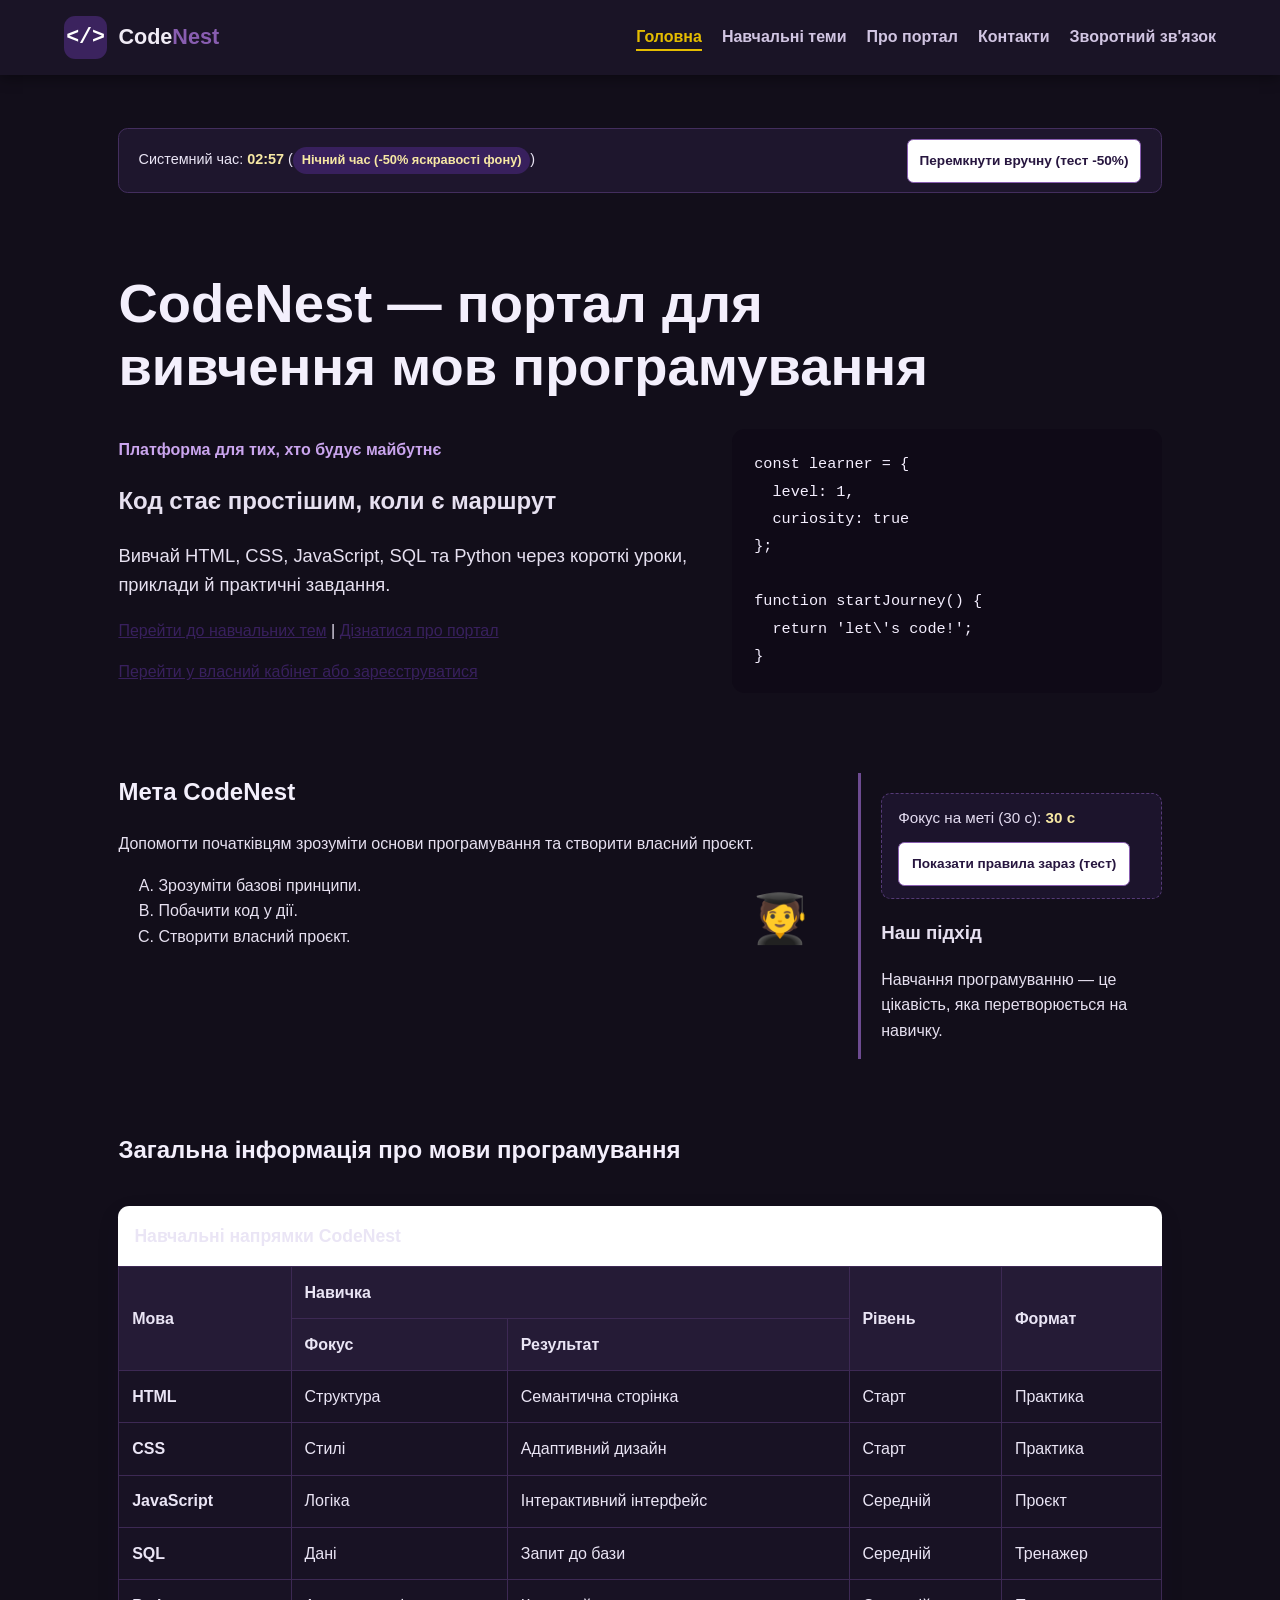
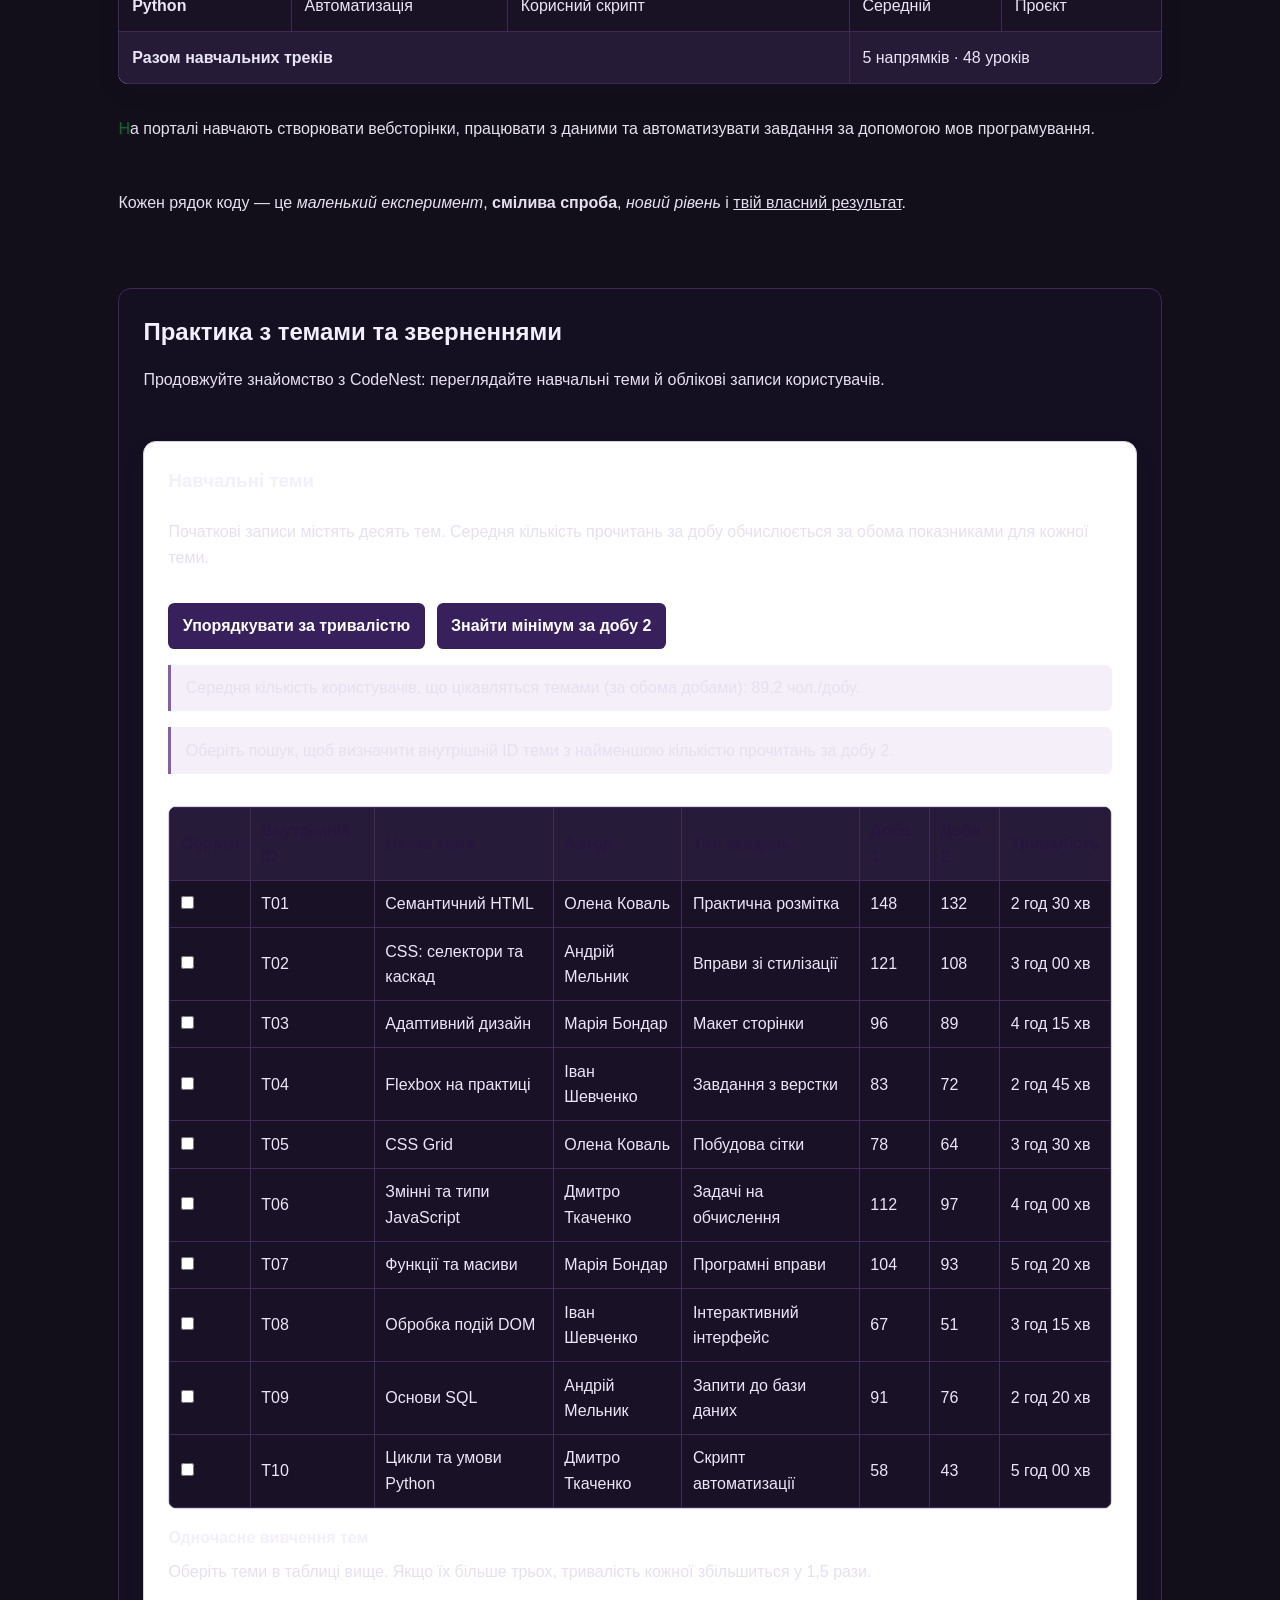
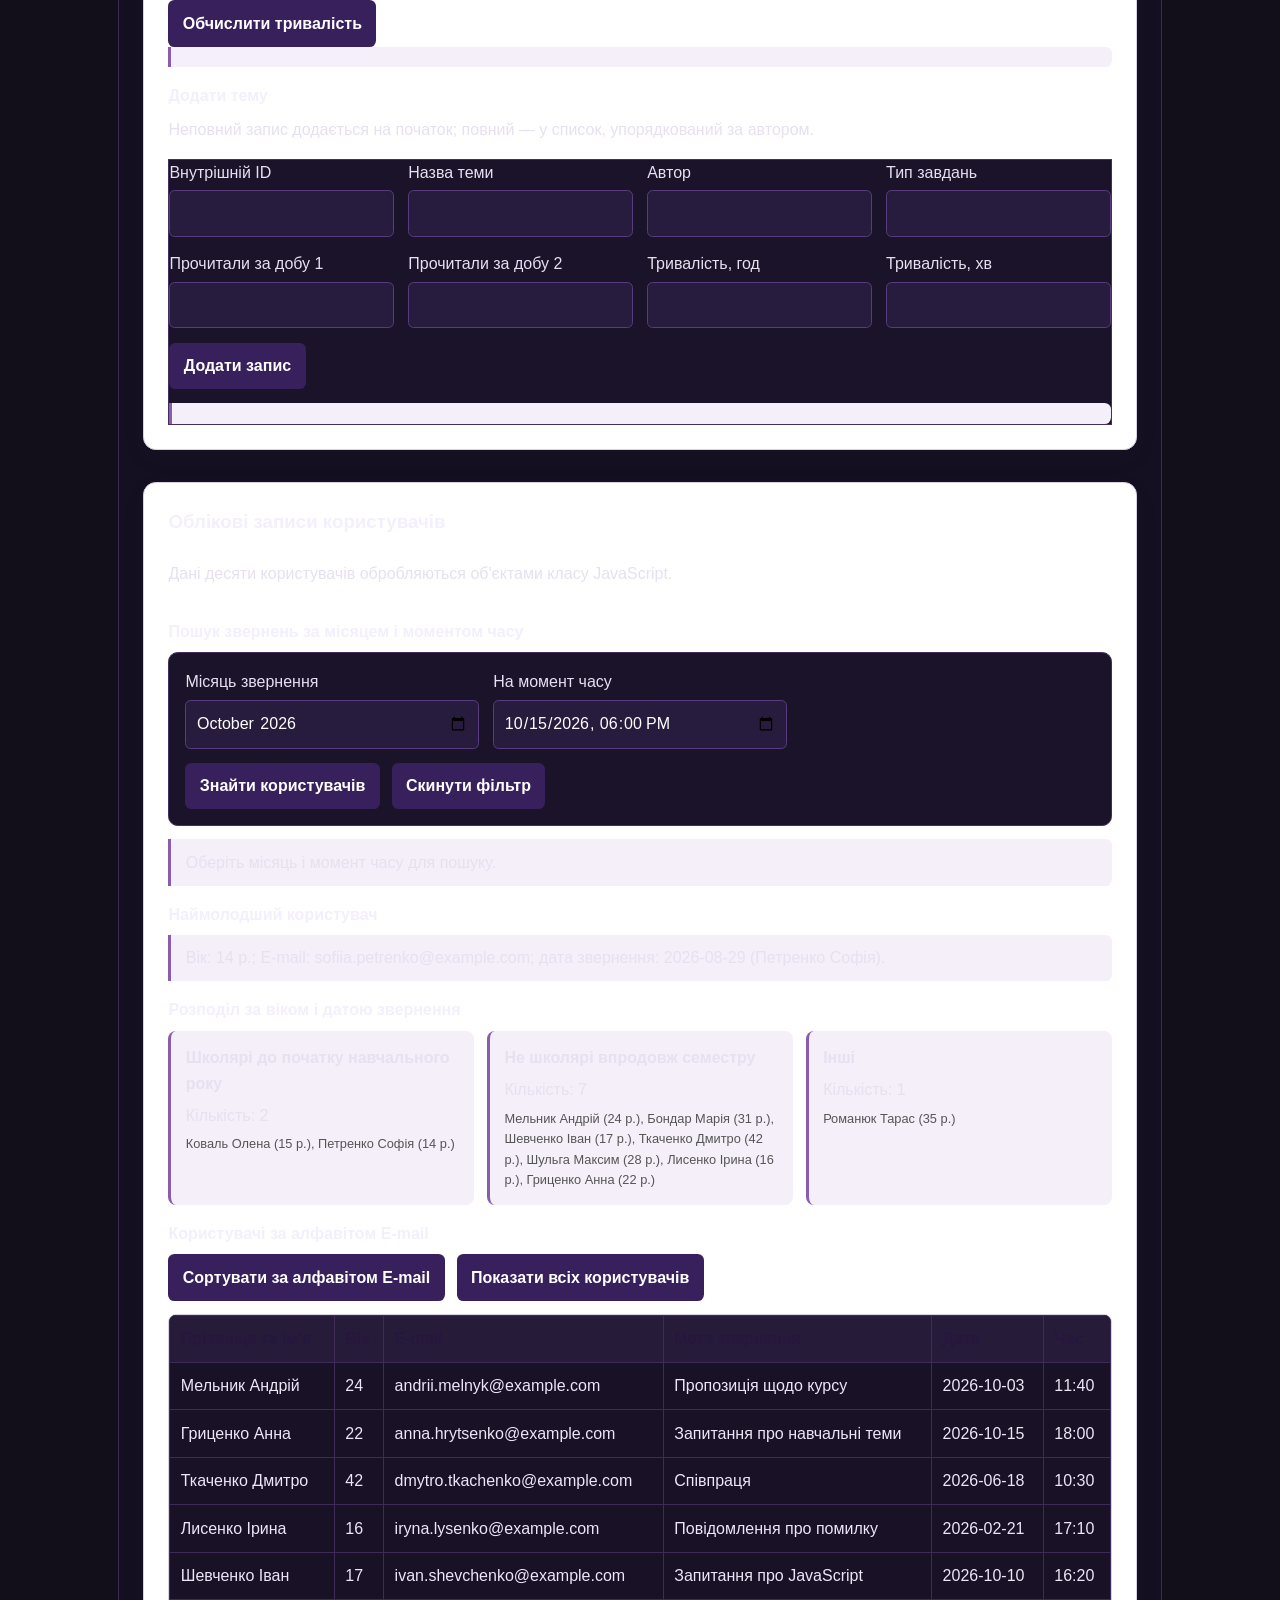
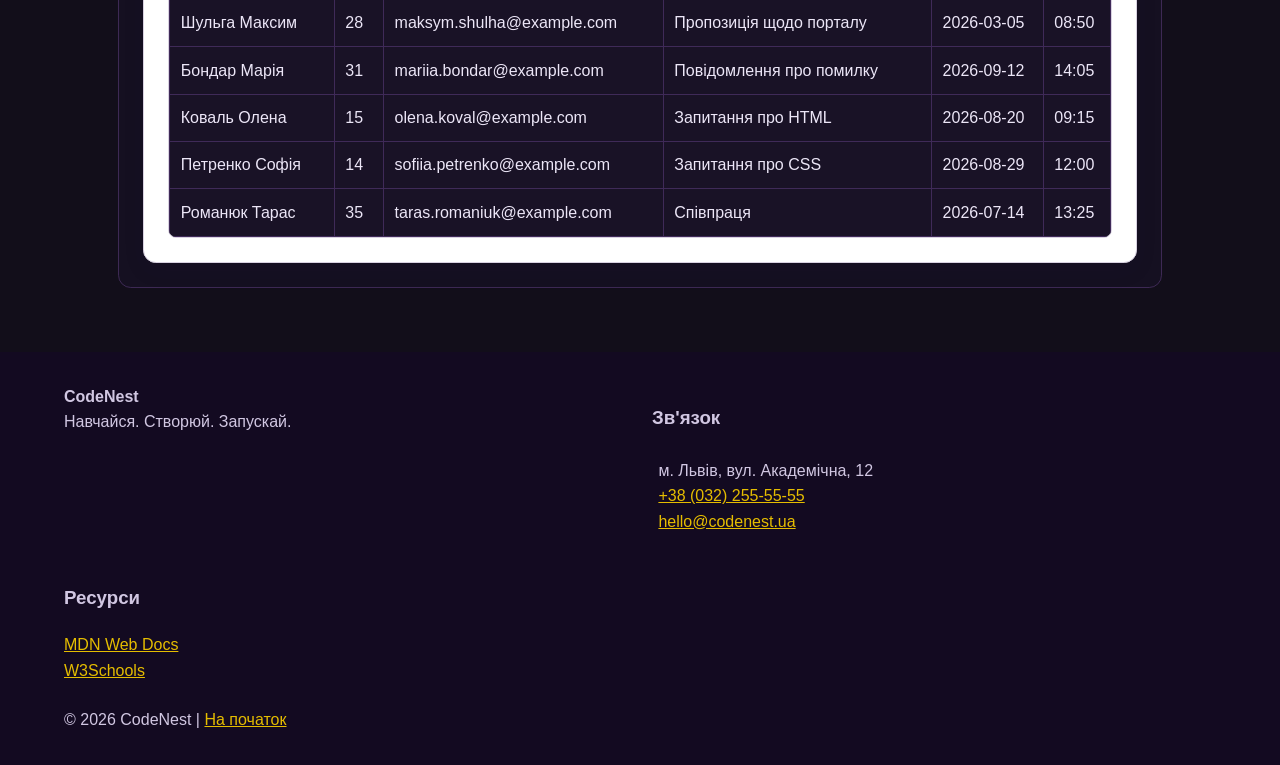
<file: index.html>
<!doctype html>
<html lang="uk">
<head>
  <meta charset="UTF-8">
  <meta name="viewport" content="width=device-width, initial-scale=1.0">
  <meta name="description" content="CodeNest - навчальний портал для вивчення мов програмування">
  <meta name="author" content=" Артем Іващук">
  <meta name="keywords" content="програмування HTML CSS JS">
  <title>CodeNest | Вивчай код по-новому</title>
  <link rel="stylesheet" href="css/normalize.css">
  <link rel="stylesheet" href="css/common.css">
  <link rel="stylesheet" href="css/home.css">
  <link rel="stylesheet" href="css/lab4.css">
  <link rel="stylesheet" href="css/lab5.css">
  <script src="js/lab3.js" defer></script>
  <script src="js/lab4.js" defer></script>
  <script src="js/lab5.js" defer></script>
</head>
<body>
  <header id="top" class="home-header">
    <a class="brand" href="index.html" aria-label="CodeNest, на головну"><span class="brand-mark">&lt;/&gt;</span><span>Code<span class="brand-accent">Nest</span></span></a>
    <nav aria-label="Головна навігація">
      <a class="active" href="index.html">Головна</a>
      <a href="topics.html" title="Перейти до каталогу всіх тем">Навчальні теми</a>
      <a href="#about">Про портал</a>
      <a href="#contacts">Контакти</a>
      <a href="feedback.html">Зворотний зв'язок</a>
    </nav>
  </header>

  <main class="home-main">
    <div class="night-mode-indicator" id="night-mode-status" aria-label="Індикатор режиму доби">
      <span>Системний час: <strong id="current-time-str">--:--</strong> (<span id="night-status-badge" class="night-status-badge day">Денний режим</span>)</span>
      <button type="button" id="night-mode-toggle-btn" class="night-toggle-btn">Перемкнути вручну (тест -50%)</button>
    </div>
    <section class="hero-section" aria-labelledby="hero-title">
      <h1 id="hero-title">CodeNest — портал для вивчення мов програмування</h1>
      <div class="hero-grid">
        <div class="hero-copy">
          <p class="eyebrow">Платформа для тих, хто будує майбутнє</p>
          <h2>Код стає простішим, коли є маршрут</h2>
          <p class="hero-text">Вивчай HTML, CSS, JavaScript, SQL та Python через короткі уроки, приклади й практичні завдання.</p>
          <p><a href="topics.html">Перейти до навчальних тем</a> | <a href="#about">Дізнатися про портал</a></p>
          <p><a href="feedback.html">Перейти у власний кабінет або зареєструватися</a></p>
        </div>
        <div class="code-example"><pre>const learner = {
  level: 1,
  curiosity: true
};

function startJourney() {
  return 'let\'s code!';
}</pre></div>
      </div>
    </section>

    <section id="about" class="purpose-section" aria-labelledby="about-title">
      <article class="purpose-content">
        <h2 id="about-title">Мета CodeNest</h2>
        <p>Допомогти початківцям зрозуміти основи програмування та створити власний проєкт.</p>
        <span class="student-emoji" role="img" aria-label="Учень">🧑‍🎓</span>
        <ol type="A">
          <li>Зрозуміти базові принципи.</li>
          <li>Побачити код у дії.</li>
          <li>Створити власний проєкт.</li>
        </ol>
      </article>
      <aside class="purpose-note">
        <div id="purpose-focus-status" class="purpose-focus-status" aria-live="polite">
          <span>Фокус на меті (30 с): <span id="purpose-timer-counter" class="purpose-timer-badge">30 с</span></span>
          <button type="button" id="force-rules-btn" class="rules-quick-btn" title="Перевірити модальне вікно без очікування">Показати правила зараз (тест)</button>
        </div>
        <h3>Наш підхід</h3>
        <p>Навчання програмуванню — це цікавість, яка перетворюється на навичку.</p>
      </aside>
    </section>

    <section id="learning-info" class="learning-section" aria-labelledby="table-title">
      <h2 id="table-title">Загальна інформація про мови програмування</h2>
      <div class="learning-table-wrap">
        <table>
          <caption>Навчальні напрямки CodeNest</caption>
          <thead>
            <tr><th rowspan="2">Мова</th><th colspan="2">Навичка</th><th rowspan="2">Рівень</th><th rowspan="2">Формат</th></tr>
            <tr><th>Фокус</th><th>Результат</th></tr>
          </thead>
          <tbody>
            <tr><th>HTML</th><td>Структура</td><td>Семантична сторінка</td><td>Старт</td><td>Практика</td></tr>
            <tr><th>CSS</th><td>Стилі</td><td>Адаптивний дизайн</td><td>Старт</td><td>Практика</td></tr>
            <tr><th>JavaScript</th><td>Логіка</td><td>Інтерактивний інтерфейс</td><td>Середній</td><td>Проєкт</td></tr>
            <tr><th>SQL</th><td>Дані</td><td>Запит до бази</td><td>Середній</td><td>Тренажер</td></tr>
            <tr><th>Python</th><td>Автоматизація</td><td>Корисний скрипт</td><td>Середній</td><td>Проєкт</td></tr>
          </tbody>
          <tfoot><tr><th colspan="3">Разом навчальних треків</th><td colspan="2">5 напрямків · 48 уроків</td></tr></tfoot>
        </table>
      </div>
      <p class="learning-description">На порталі навчають створювати вебсторінки, працювати з даними та автоматизувати завдання за допомогою мов програмування.</p>
      <p><span>Кожен рядок коду</span> — це <i>маленький експеримент</i>, <b>смілива спроба</b>, <em>новий рівень</em> і <u>твій власний результат</u>.</p>
    </section>

    <section class="lab3-main" id="lab3" aria-labelledby="lab3-title">
      <div class="lab3-heading">
        <h2 id="lab3-title">Практика з темами та зверненнями</h2>
        <p>Продовжуйте знайомство з CodeNest: переглядайте навчальні теми й облікові записи користувачів.</p>
      </div>

      <section class="lab3-section" aria-labelledby="topics-title">
        <h3 id="topics-title">Навчальні теми</h3>
        <p>Початкові записи містять десять тем. Середня кількість прочитань за добу обчислюється за обома показниками для кожної теми.</p>
        <div class="lab3-actions">
          <button class="lab3-button" id="sort-topics" type="button">Упорядкувати за тривалістю</button>
          <button class="lab3-button" id="find-min-topic" type="button">Знайти мінімум за добу 2</button>
        </div>
        <output class="lab3-output" id="topic-average" aria-live="polite"></output>
        <p class="lab3-output" id="min-topic-result" aria-live="polite">Оберіть пошук, щоб визначити внутрішній ID теми з найменшою кількістю прочитань за добу 2.</p>
        <div class="lab3-table-wrap">
          <table class="lab3-table">
            <thead>
              <tr><th>Обрати</th><th>Внутрішній ID</th><th>Назва теми</th><th>Автор</th><th>Тип завдань</th><th>Доба 1</th><th>Доба 2</th><th>Тривалість</th></tr>
            </thead>
            <tbody id="topics-table-body"></tbody>
          </table>
        </div>

        <section aria-labelledby="study-title">
          <h4 id="study-title">Одночасне вивчення тем</h4>
          <p>Оберіть теми в таблиці вище. Якщо їх більше трьох, тривалість кожної збільшиться у 1,5 рази.</p>
          <button class="lab3-button" id="calculate-study-time" type="button">Обчислити тривалість</button>
          <output class="lab3-output" id="study-time-result" aria-live="polite"></output>
        </section>

        <section aria-labelledby="add-topic-title">
          <h4 id="add-topic-title">Додати тему</h4>
          <p>Неповний запис додається на початок; повний — у список, упорядкований за автором.</p>
          <form class="lab3-form" id="add-topic-form">
            <label class="lab3-field"><span>Внутрішній ID</span><input name="id" type="text"></label>
            <label class="lab3-field"><span>Назва теми</span><input name="title" type="text"></label>
            <label class="lab3-field"><span>Автор</span><input name="author" type="text"></label>
            <label class="lab3-field"><span>Тип завдань</span><input name="taskType" type="text"></label>
            <label class="lab3-field"><span>Прочитали за добу 1</span><input name="readersDay1" type="number" min="0" step="1"></label>
            <label class="lab3-field"><span>Прочитали за добу 2</span><input name="readersDay2" type="number" min="0" step="1"></label>
            <label class="lab3-field"><span>Тривалість, год</span><input name="hours" type="number" min="0" step="1"></label>
            <label class="lab3-field"><span>Тривалість, хв</span><input name="minutes" type="number" min="0" max="59" step="1"></label>
            <button type="submit">Додати запис</button>
            <output class="lab3-output" id="add-topic-result" aria-live="polite"></output>
          </form>
        </section>
      </section>

      <section class="lab3-section" aria-labelledby="users-title">
        <h3 id="users-title">Облікові записи користувачів</h3>
        <p>Дані десяти користувачів обробляються об'єктами класу JavaScript.</p>
        <section aria-labelledby="filter-users-title">
          <h4 id="filter-users-title">Пошук звернень за місяцем і моментом часу</h4>
          <form class="lab3-form user-filter-form" id="filter-users-form">
            <label class="lab3-field"><span>Місяць звернення</span><input id="filter-month" type="month" value="2026-10"></label>
            <label class="lab3-field"><span>На момент часу</span><input id="filter-moment" type="datetime-local" value="2026-10-15T18:00"></label>
            <div class="lab3-actions">
              <button type="submit">Знайти користувачів</button>
              <button class="lab3-button" id="reset-filter-btn" type="button">Скинути фільтр</button>
            </div>
          </form>
          <output class="lab3-output" id="filtered-users-result" aria-live="polite">Оберіть місяць і момент часу для пошуку.</output>
        </section>

        <section aria-labelledby="minimum-age-title">
          <h4 id="minimum-age-title">Наймолодший користувач</h4>
          <output class="lab3-output" id="minimum-age-result" aria-live="polite"></output>
        </section>

        <section aria-labelledby="categories-title">
          <h4 id="categories-title">Розподіл за віком і датою звернення</h4>
          <div class="lab3-categories" id="user-categories"></div>
        </section>

        <section aria-labelledby="email-sort-title">
          <h4 id="email-sort-title">Користувачі за алфавітом E-mail</h4>
          <div class="lab3-actions" style="margin-bottom: 0.8rem;">
            <button class="lab3-button" id="sort-users-email" type="button">Сортувати за алфавітом E-mail</button>
            <button class="lab3-button" id="reset-users" type="button">Показати всіх користувачів</button>
          </div>
          <div class="lab3-table-wrap">
            <table class="lab3-table">
              <thead><tr><th>Прізвище та ім'я</th><th>Вік</th><th>E-mail</th><th>Мета звернення</th><th>Дата</th><th>Час</th></tr></thead>
              <tbody id="users-table-body"></tbody>
            </table>
          </div>
        </section>
      </section>
    </section>
  </main>

  <footer id="contacts" class="site-footer">
    <div><strong>CodeNest</strong><br>Навчайся. Створюй. Запускай.</div>
    <div>
      <h3>Зв'язок</h3>
      <address>м. Львів, вул. Академічна, 12<br><a href="tel:+380322555555">+38 (032) 255-55-55</a><br><a href="mailto:hello@codenest.ua">hello@codenest.ua</a></address>
    </div>
    <div>
      <h3>Ресурси</h3>
      <a href="https://developer.mozilla.org/uk/" target="_blank" rel="noopener">MDN Web Docs</a><br>
      <a href="https://www.w3schools.com/" target="_blank" rel="noopener">W3Schools</a>
    </div>
    <p>© 2026 CodeNest | <a href="#top">На початок</a></p>
  </footer>
  <!-- Модальне вікно (Вимога 1): Золоті правила навчання -->
  <div id="rules-modal-overlay" class="modal-overlay" style="display: none;" role="dialog" aria-modal="true" aria-labelledby="rules-modal-title">
    <div class="modal-dialog">
      <div class="modal-header">
        <h3 id="rules-modal-title">Золоті правила навчання від CodeNest</h3>
        <button type="button" id="rules-modal-close-icon" class="modal-close-icon" aria-label="Закрити модальне вікно">&times;</button>
      </div>
      <div class="modal-body">
        <p class="modal-intro">Ви затримали фокус на розділі мети порталу понад 30 секунд! Ділимося золотими правилами ефективного вивчення програмування, сформованими на власному практичному досвіді:</p>
        <ol class="golden-rules-list">
          <li><strong>Практика вирішує все:</strong> Навіть 30 хвилин щоденного написання коду дають значно глибше розуміння, ніж 5 годин пасивного читання раз на тиждень. Кожен новий прийом одразу перевіряйте у браузері.</li>
          <li><strong>Пишіть код власноруч:</strong> Не копіюйте сліпо готові фрагменти через Ctrl+C / Ctrl+V. Набирання вручну тренує синтаксичну уважність і вчить не губити дужки та крапки з комою.</li>
          <li><strong>Не бійтеся помилок у консолі:</strong> Червоні сповіщення інтерпретатора у вкладці Console — це не поразка, а точні підказки браузера. Вчіться уважно читати текст помилки та номер рядка.</li>
          <li><strong>Декомпозиція складності:</strong> Складне завдання розбивайте на прості елементарні кроки: спочатку семантична розмітка HTML, потім візуальні стилі CSS, а далі — інтерактивна логіка JS.</li>
          <li><strong>Розумійте принципи, а не зубріть синтаксис:</strong> Точні назви методів завжди можна переглянути в офіційній документації MDN. Головне — вміти логічно мислити та будувати правильні алгоритми.</li>
        </ol>
      </div>
      <div class="modal-footer">
        <button type="button" id="rules-modal-close-btn" class="modal-confirm-btn">Зрозуміло, повертаємось до навчання!</button>
      </div>
    </div>
  </div>
</body>
</html>
</file>
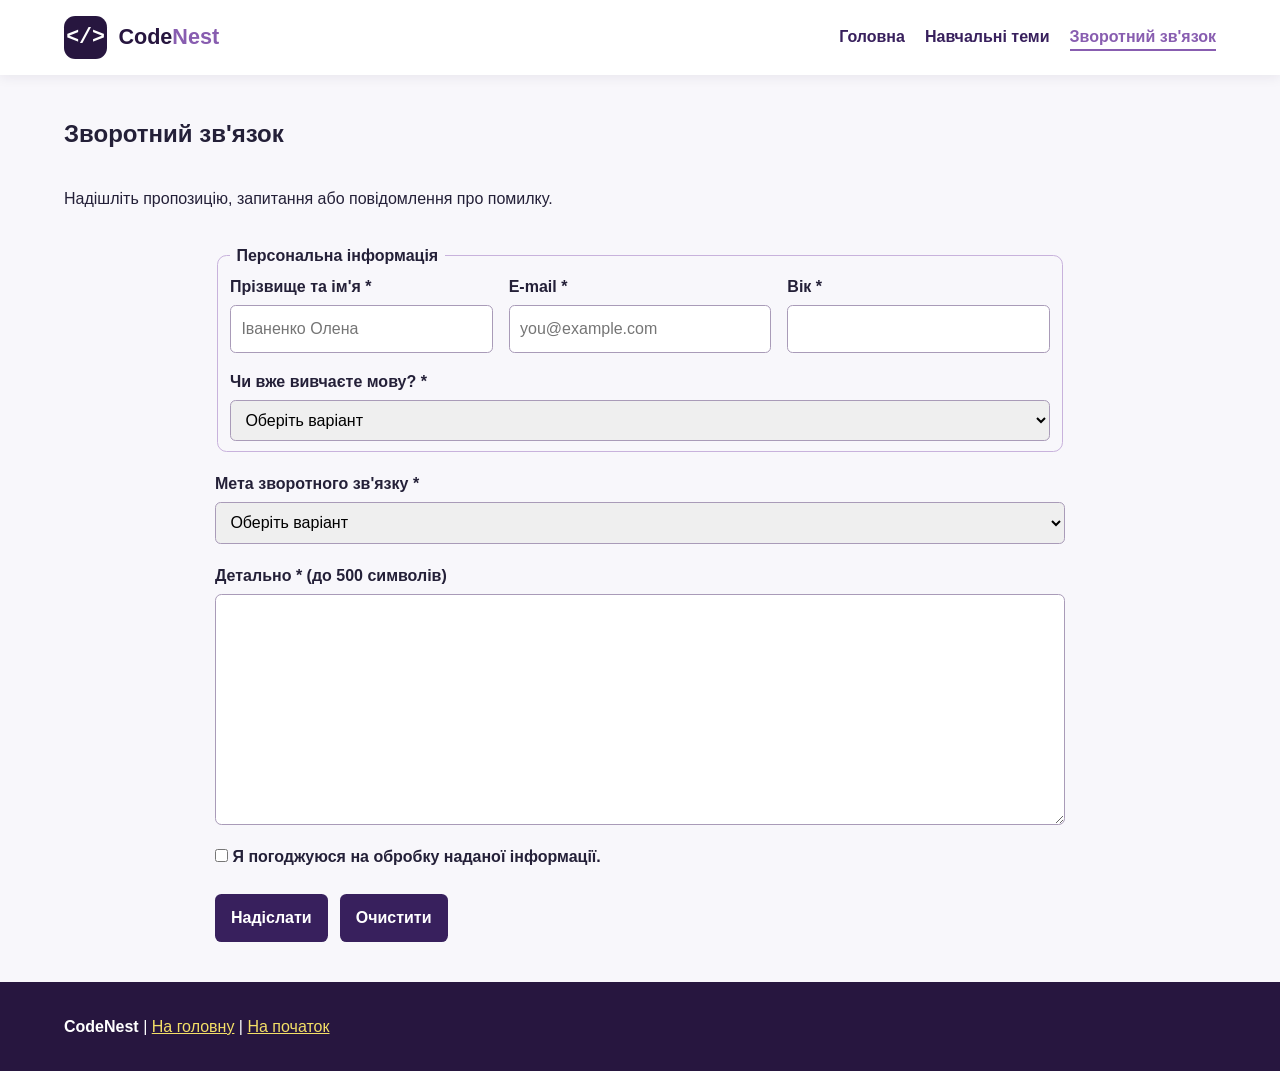
<file: feedback.html>
<!doctype html>
<html lang="uk">
<head>
  <meta charset="UTF-8">
  <meta name="viewport" content="width=device-width, initial-scale=1.0">
  <meta name="description" content="Форма зворотного зв'язку CodeNest">
  <title>Зворотний зв'язок | CodeNest</title>
  <link rel="stylesheet" href="css/normalize.css">
  <link rel="stylesheet" href="css/common.css">
  <link rel="stylesheet" href="css/feedback.css">
  <link rel="stylesheet" href="css/lab4.css">
  <link rel="stylesheet" href="css/lab5.css">
  <script src="js/lab4.js" defer></script>
  <script src="js/lab5.js" defer></script>
</head>
<body class="feedback-page">
  <header id="top">
    <a class="brand" href="index.html" aria-label="CodeNest, на головну">
      <span class="brand-mark" aria-hidden="true">&lt;/&gt;</span>
      <span>Code<span class="brand-accent">Nest</span></span>
    </a>
    <nav aria-label="Головна навігація">
      <a href="index.html">Головна</a>
      <a href="topics.html">Навчальні теми</a>
      <a href="feedback.html" aria-current="page">Зворотний зв'язок</a>
    </nav>
  </header>
  <main>
    <h2>Зворотний зв'язок</h2>
    <p>Надішліть пропозицію, запитання або повідомлення про помилку.</p>
    <form id="feedback-form" class="feedback-form" action="#" method="post">
      <fieldset>
        <legend>Персональна інформація</legend>
        <div class="feedback-fields">
          <div class="feedback-field"><label for="name">Прізвище та ім'я *</label><input id="name" name="name" type="text" placeholder="Іваненко Олена" required></div>
          <div class="feedback-field"><label for="email">E-mail *</label><input id="email" name="email" type="email" placeholder="you@example.com" required></div>
          <div class="feedback-field"><label for="age">Вік *</label><input id="age" name="age" type="number" min="10" max="100" required></div>
          <div class="feedback-field"><label for="level">Чи вже вивчаєте мову? *</label><select id="level" name="level" required><option value="" selected disabled>Оберіть варіант</option><option>Так, я профі</option><option>Так, але знаю початки</option><option>Планую</option><option>Ні</option></select></div>
        </div>
      </fieldset>
      <p><label for="purpose">Мета зворотного зв'язку *</label><select id="purpose" name="purpose" required><option value="" selected disabled>Оберіть варіант</option><option>Співпраця</option><option>Скарга на неякісний контент</option><option>Пропозиція</option><option>Наявність помилки</option></select></p>
      
      <!-- Вимога 4: Поле «Детально» з ефектом при наведенні курсору та підказкою (tooltip) праворуч -->
      <div class="details-field-group">
        <label for="details">Детально * (до 500 символів)</label>
        <div class="details-interactive-container">
          <textarea id="details" name="details" rows="8" cols="60" maxlength="500" required></textarea>
          <div id="details-tooltip" class="details-tooltip" role="tooltip" style="display: none;">
            <div class="tooltip-arrow"></div>
            <span class="tooltip-text">Ваша думка для нас важлива! Конкретизуйте мету звернення, будь ласка.</span>
          </div>
        </div>
      </div>

      <p><label><input type="checkbox" name="consent" required> Я погоджуюся на обробку наданої інформації.</label></p>
      <p class="feedback-actions"><button type="submit">Надіслати</button><button type="reset">Очистити</button></p>
    </form>
  </main>
  <footer><p><strong>CodeNest</strong> | <a href="index.html">На головну</a> | <a href="#top">На початок</a></p></footer>
</body>
</html>
</file>
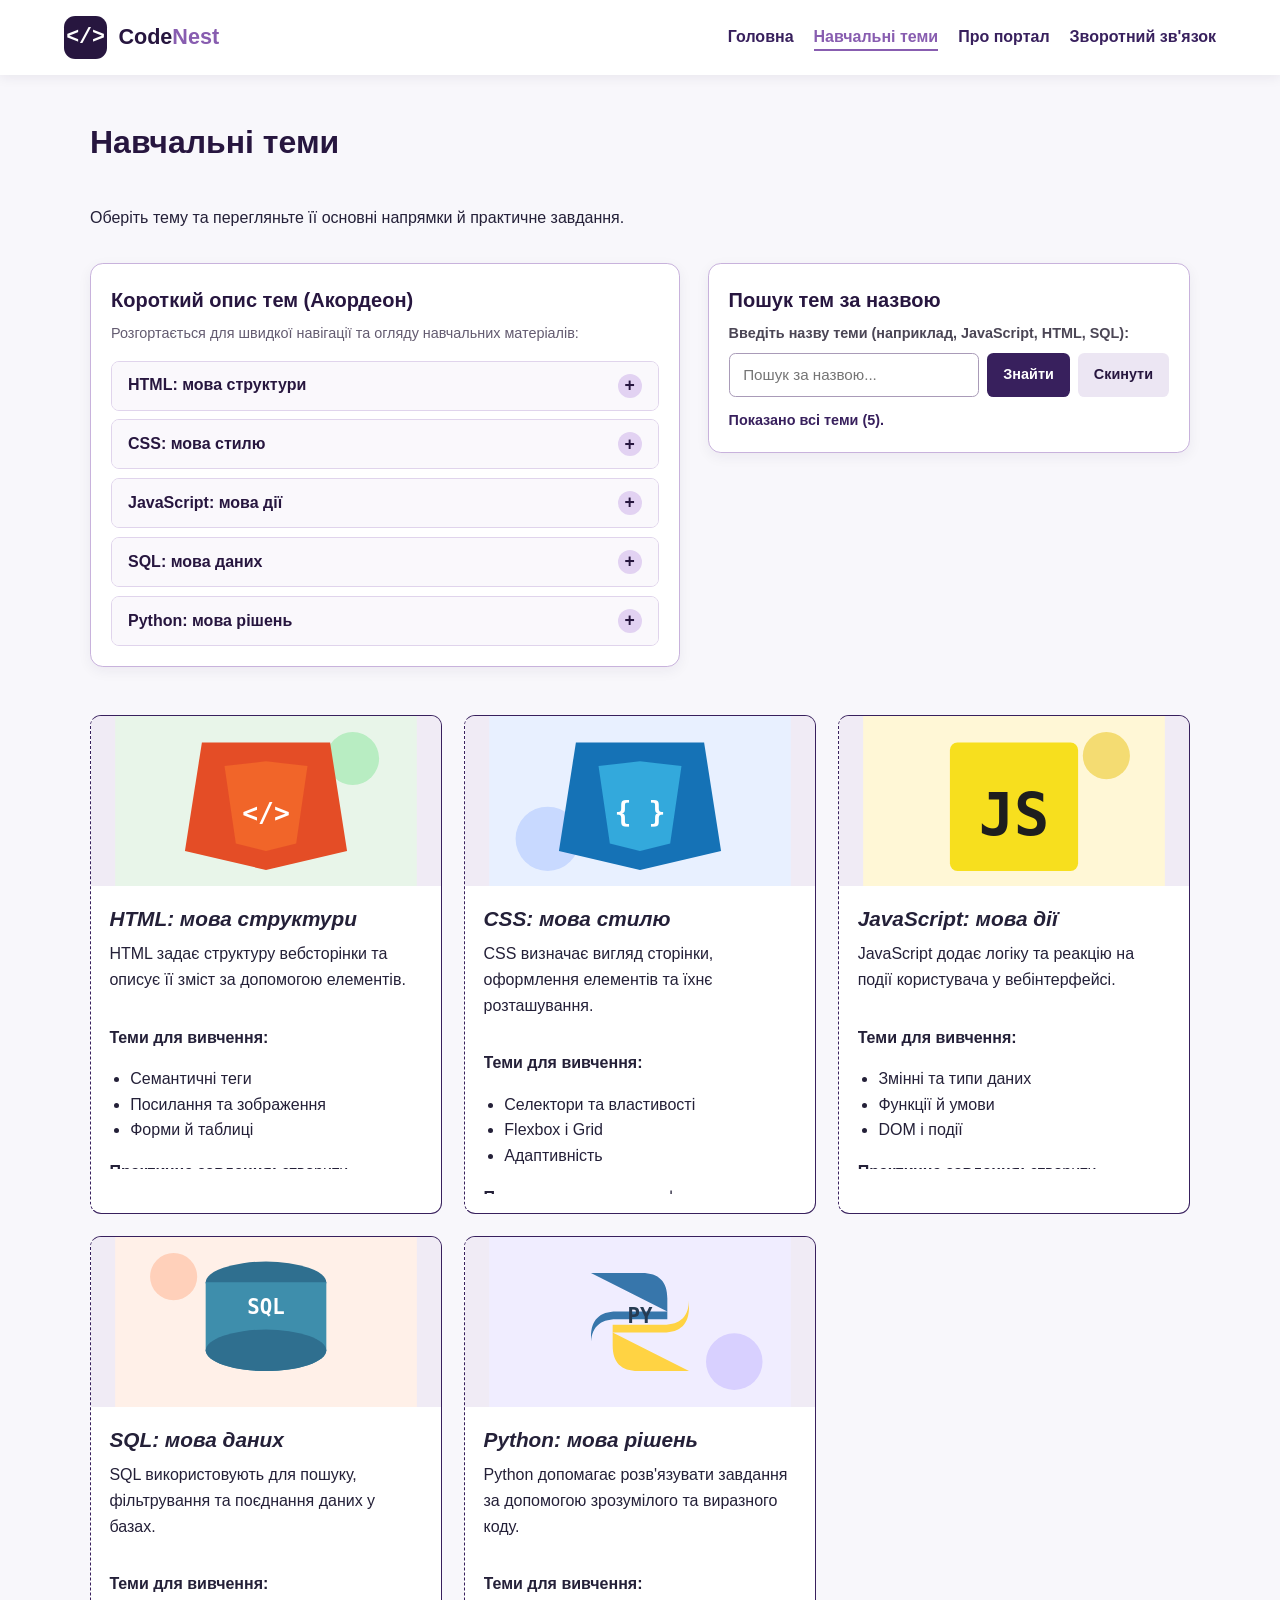
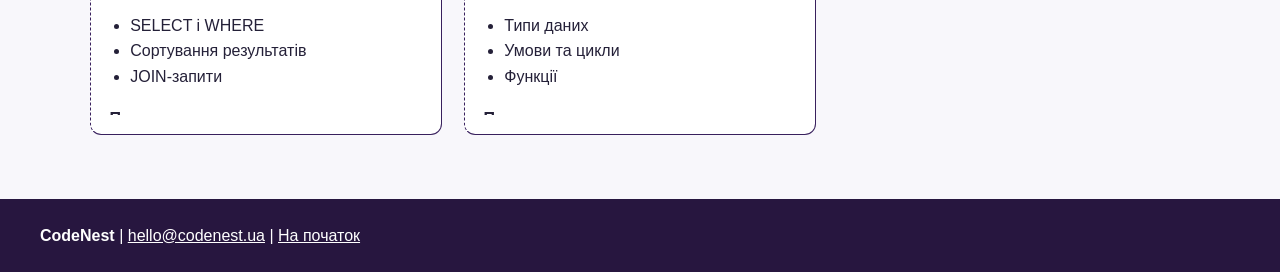
<file: topics.html>
<!doctype html>
<html lang="uk">
<head>
  <meta charset="UTF-8">
  <meta name="viewport" content="width=device-width, initial-scale=1.0">
  <meta name="description" content="Навчальні теми CodeNest">
  <title>Навчальні теми | CodeNest</title>
  <link rel="stylesheet" href="css/normalize.css">
  <link rel="stylesheet" href="css/common.css">
  <link rel="stylesheet" href="css/topics.css">
  <link rel="stylesheet" href="css/lab4.css">
  <link rel="stylesheet" href="css/lab5.css">
  <script src="js/lab4.js" defer></script>
  <script src="js/lab5.js" defer></script>
</head>
<body class="topics-page">
  <header id="top" class="topics-header">
    <a class="brand" href="index.html" aria-label="CodeNest, на головну">
      <span class="brand-mark" aria-hidden="true">&lt;/&gt;</span>
      <span>Code<span class="brand-accent">Nest</span></span>
    </a>
    <nav aria-label="Головна навігація">
      <a href="index.html">Головна</a>
      <a class="active" href="topics.html" aria-current="page">Навчальні теми</a>
      <a href="index.html#about">Про портал</a>
      <a href="feedback.html">Зворотний зв'язок</a>
    </nav>
  </header>
  <main class="topics-main">
    <h1>Навчальні теми</h1>
    <p>Оберіть тему та перегляньте її основні напрямки й практичне завдання.</p>

    <!-- Верхня панель: Акордеон (верхній лівий кут) та Пошук тем -->
    <div class="topics-top-layout">
      <!-- Вимога 3: Акордеон у верхньому куті ліворуч -->
      <aside class="topics-accordion-wrapper" id="topics-accordion-section" aria-label="Швидкий довідник тем">
        <h2 class="accordion-main-heading">Короткий опис тем (Акордеон)</h2>
        <p class="accordion-main-subtitle">Розгортається для швидкої навігації та огляду навчальних матеріалів:</p>
        <div class="accordion-list" id="topics-accordion">
          <div class="accordion-item">
            <button type="button" class="accordion-header" id="acc-btn-html" aria-expanded="false">
              <span>HTML: мова структури</span>
              <span class="acc-icon">+</span>
            </button>
            <div class="accordion-content" style="display: none;">
              <p><strong>Опис:</strong> Мова розмітки гіпертексту, що створює фундамент вебсторінки: заголовки, параграфи, семантичні контейнери (header, main, section), таблиці та форми зв'язку.</p>
              <a href="#topic-html" class="accordion-jump-link">Перейти до картки HTML &darr;</a>
            </div>
          </div>

          <div class="accordion-item">
            <button type="button" class="accordion-header" id="acc-btn-css" aria-expanded="false">
              <span>CSS: мова стилю</span>
              <span class="acc-icon">+</span>
            </button>
            <div class="accordion-content" style="display: none;">
              <p><strong>Опис:</strong> Каскадні таблиці стилів для оформлення інтерфейсу: селектори, блокова модель, кольори, шрифти, сучасні модулі розмітки Flexbox та Grid, анімації й медіазапити.</p>
              <a href="#topic-css" class="accordion-jump-link">Перейти до картки CSS &darr;</a>
            </div>
          </div>

          <div class="accordion-item">
            <button type="button" class="accordion-header" id="acc-btn-js" aria-expanded="false">
              <span>JavaScript: мова дії</span>
              <span class="acc-icon">+</span>
            </button>
            <div class="accordion-content" style="display: none;">
              <p><strong>Опис:</strong> Мова динаміки фронтенду: робота з DOM-деревом, обробка подій миші й клавіатури, робота з об'єктами Window/Document, валідація та модальні вікна.</p>
              <a href="#topic-javascript" class="accordion-jump-link">Перейти до картки JavaScript &darr;</a>
            </div>
          </div>

          <div class="accordion-item">
            <button type="button" class="accordion-header" id="acc-btn-sql" aria-expanded="false">
              <span>SQL: мова даних</span>
              <span class="acc-icon">+</span>
            </button>
            <div class="accordion-content" style="display: none;">
              <p><strong>Опис:</strong> Декларативна мова запитів до реляційних баз даних: вибірка (SELECT), фільтрація (WHERE), сортування (ORDER BY), агрегація та об'єднання таблиць (JOIN).</p>
              <a href="#topic-sql" class="accordion-jump-link">Перейти до картки SQL &darr;</a>
            </div>
          </div>

          <div class="accordion-item">
            <button type="button" class="accordion-header" id="acc-btn-py" aria-expanded="false">
              <span>Python: мова рішень</span>
              <span class="acc-icon">+</span>
            </button>
            <div class="accordion-content" style="display: none;">
              <p><strong>Опис:</strong> Універсальна скриптова мова: висока читабельність, багата стандартна бібліотека, робота зі структурами даних, автоматизація рутинних завдань і бекенд.</p>
              <a href="#topic-python" class="accordion-jump-link">Перейти до картки Python &darr;</a>
            </div>
          </div>
        </div>
      </aside>

      <!-- Вимога 2: Пошук навчальної теми за назвою -->
      <section class="topics-search-block" aria-label="Пошук тем">
        <h2 class="search-heading">Пошук тем за назвою</h2>
        <label for="topic-search-input" class="search-label">Введіть назву теми (наприклад, JavaScript, HTML, SQL):</label>
        <div class="search-input-group">
          <input type="text" id="topic-search-input" placeholder="Пошук за назвою..." autocomplete="off">
          <button type="button" id="topic-search-btn" class="search-btn">Знайти</button>
          <button type="button" id="topic-search-reset-btn" class="search-reset-btn">Скинути</button>
        </div>
        <p id="topic-search-stats" class="topic-search-stats" aria-live="polite"></p>
      </section>
    </div>

    <!-- Каталог карток тем -->
    <section class="topic-grid" aria-label="Перелік навчальних тем">
      <article class="topic-card" id="topic-html">
        <img class="topic-image" src="images/html.svg" alt="Ілюстрація HTML" width="290" height="170" loading="lazy">
        <div class="topic-body">
          <h2 class="topic-name">HTML: мова структури</h2>
          <p class="topic-description">HTML задає структуру вебсторінки та описує її зміст за допомогою елементів.</p>
          <div class="topic-details">
            <p><strong>Теми для вивчення:</strong></p>
            <ul><li>Семантичні теги</li><li>Посилання та зображення</li><li>Форми й таблиці</li></ul>
            <p><strong>Практичне завдання:</strong> створити структуровану сторінку.</p>
          </div>
        </div>
      </article>

      <article class="topic-card" id="topic-css">
        <img class="topic-image" src="images/css.svg" alt="Ілюстрація CSS" width="290" height="170" loading="lazy">
        <div class="topic-body">
          <h2 class="topic-name">CSS: мова стилю</h2>
          <p class="topic-description">CSS визначає вигляд сторінки, оформлення елементів та їхнє розташування.</p>
          <div class="topic-details">
            <p><strong>Теми для вивчення:</strong></p>
            <ul><li>Селектори та властивості</li><li>Flexbox і Grid</li><li>Адаптивність</li></ul>
            <p><strong>Практичне завдання:</strong> оформити сторінку за допомогою таблиці стилів.</p>
          </div>
        </div>
      </article>

      <article class="topic-card" id="topic-javascript">
        <img class="topic-image" src="images/javascript.svg" alt="Ілюстрація JavaScript" width="290" height="170" loading="lazy">
        <div class="topic-body">
          <h2 class="topic-name">JavaScript: мова дії</h2>
          <p class="topic-description">JavaScript додає логіку та реакцію на події користувача у вебінтерфейсі.</p>
          <div class="topic-details">
            <p><strong>Теми для вивчення:</strong></p>
            <ul><li>Змінні та типи даних</li><li>Функції й умови</li><li>DOM і події</li></ul>
            <p><strong>Практичне завдання:</strong> створити інтерактивний проєкт.</p>
          </div>
        </div>
      </article>

      <article class="topic-card" id="topic-sql">
        <img class="topic-image" src="images/sql.svg" alt="Ілюстрація SQL" width="290" height="170" loading="lazy">
        <div class="topic-body">
          <h2 class="topic-name">SQL: мова даних</h2>
          <p class="topic-description">SQL використовують для пошуку, фільтрування та поєднання даних у базах.</p>
          <div class="topic-details">
            <p><strong>Теми для вивчення:</strong></p>
            <ul><li>SELECT і WHERE</li><li>Сортування результатів</li><li>JOIN-запити</li></ul>
            <p><strong>Практичне завдання:</strong> скласти запити до бази даних.</p>
          </div>
        </div>
      </article>

      <article class="topic-card" id="topic-python">
        <img class="topic-image" src="images/python.svg" alt="Ілюстрація Python" width="290" height="170" loading="lazy">
        <div class="topic-body">
          <h2 class="topic-name">Python: мова рішень</h2>
          <p class="topic-description">Python допомагає розв'язувати завдання за допомогою зрозумілого та виразного коду.</p>
          <div class="topic-details">
            <p><strong>Теми для вивчення:</strong></p>
            <ul><li>Типи даних</li><li>Умови та цикли</li><li>Функції</li></ul>
            <p><strong>Практичне завдання:</strong> написати корисний скрипт.</p>
          </div>
        </div>
      </article>
    </section>
  </main>
  <footer class="topics-footer">
    <strong>CodeNest</strong> |
    <a href="mailto:hello@codenest.ua">hello@codenest.ua</a> |
    <a href="#top">На початок</a>
  </footer>
</body>
</html>
</file>
<file: css/common.css>
:root {
  color-scheme: light;
  font-family: Arial, Helvetica, sans-serif;
  color: #242038;
  background: #f8f7fb;
  font-synthesis: none;
  line-height: 1.6;
  --purple: #38205d;
  --purple-dark: #27163f;
  --yellow: #e5bd00;
  --paper: #fff;
}

* {
  box-sizing: border-box;
}

body {
  min-width: 320px;
  margin: 0;
}

a {
  color: var(--purple);
}

a:hover {
  color: #7948a7;
}

header#top {
  display: grid;
  grid-template-columns: auto 1fr;
  align-items: center;
  gap: 1.5rem;
  padding: 1rem clamp(1rem, 5vw, 4rem);
  background: var(--paper);
  box-shadow: 0 2px 12px rgb(39 22 63 / 8%);
}

.home-header {
  position: absolute;
  z-index: 5;
  top: 0;
  right: 0;
  left: 0;
}

.topics-header {
  position: fixed;
  z-index: 5;
  top: 0;
  right: 0;
  left: 0;
}

.brand {
  display: flex;
  align-items: center;
  gap: 0.7rem;
  color: var(--purple-dark);
  font-size: 1.35rem;
  font-weight: 800;
  text-decoration: none;
}

.brand-mark {
  position: relative;
  z-index: 1;
  display: grid;
  width: 2.7rem;
  height: 2.7rem;
  place-items: center;
  border-radius: 0.7rem;
  background: var(--purple-dark);
  color: var(--paper);
  font-family: Consolas, monospace;
}

.brand-accent {
  color: #885db0;
}

header nav {
  display: flex;
  flex-wrap: wrap;
  justify-content: flex-end;
  gap: 0.65rem 1.25rem;
}

header nav a {
  font-weight: 700;
  text-decoration: none;
}

header nav a.active,
header nav a[aria-current="page"] {
  color: #885db0;
  border-bottom: 2px solid #885db0;
}

@media (max-width: 700px) {
  header#top {
    grid-template-columns: 1fr;
    gap: 0.8rem;
  }

  header nav {
    justify-content: flex-start;
  }
}
</file>
<file: css/home.css>
.home-header {
  position: absolute;
  z-index: 5;
  top: 0;
  right: 0;
  left: 0;
}

.home-main {
  display: grid;
  gap: 3.5rem;
  width: min(1120px, 100%);
  margin: 0 auto;
  padding: 8rem clamp(1rem, 5vw, 3.5rem) 4rem;
}

.hero-section {
  display: grid;
  gap: 1.4rem;
}

.hero-section > h1 {
  max-width: 850px;
  margin: 0;
  color: var(--purple-dark);
  font-size: clamp(2rem, 5vw, 3.4rem);
  line-height: 1.15;
}

.hero-grid {
  display: grid;
  grid-template-columns: minmax(0, 1.15fr) minmax(260px, 0.85fr);
  align-items: center;
  gap: 2rem;
}

.hero-copy,
.code-example,
.purpose-note {
  min-width: 0;
}

.eyebrow {
  color: #7948a7;
  font-weight: 700;
}

.hero-text {
  font-size: 1.15rem;
}

.code-example {
  overflow: auto;
  border-radius: 0.8rem;
  background: #211833;
  color: #f5efff;
}

.code-example pre {
  margin: 0;
  padding: 1.4rem;
  font: 0.95rem/1.8 Consolas, monospace;
}

.purpose-section {
  display: grid;
  grid-template-columns: minmax(0, 1.4fr) minmax(220px, 0.6fr);
  gap: 2rem;
  margin: 1rem 0;
  padding: 0;
}

.purpose-section h2,
.learning-section h2 {
  margin-top: 0;
  color: var(--purple-dark);
}

.purpose-content,
.purpose-note {
  padding: 0;
}

.student-emoji {
  float: right;
  position: relative;
  z-index: 1;
  margin: 0.5rem 1rem 0.5rem 1.5rem;
  font-size: 3rem;
}

.purpose-note {
  border-left: 3px solid #c8b2dc;
  padding-left: 1.25rem;
}

.learning-section {
  display: grid;
  gap: 1rem;
}

.learning-description::first-letter {
  color: #1c5e32;
  text-shadow: 1px 1px 2px rgb(28 94 50 / 45%);
}

.learning-table-wrap {
  overflow-x: auto;
  border-radius: 0.7rem;
  background: var(--paper);
  box-shadow: 0 8px 24px rgb(39 22 63 / 8%);
  transition: transform 0.3s ease;
}

.learning-table-wrap:hover {
  transform: translateX(2vw);
}

.learning-table-wrap table {
  width: 100%;
  min-width: 620px;
  border-collapse: collapse;
}

.learning-table-wrap caption {
  padding: 1rem;
  font-size: 1.1rem;
  font-weight: 700;
  text-align: left;
}

.learning-table-wrap th,
.learning-table-wrap td {
  padding: 0.8rem;
  border: 1px solid #d8d1e0;
  text-align: left;
}

.learning-table-wrap thead,
.learning-table-wrap tfoot {
  background: #eee8f5;
}

.site-footer {
  display: grid;
  grid-template-columns: repeat(2, minmax(0, 1fr));
  gap: 1.5rem;
  padding: 2rem clamp(1rem, 5vw, 4rem);
  background: var(--purple-dark);
  color: var(--paper);
}

.site-footer a {
  color: #f4df67;
}

.site-footer address {
  width: fit-content;
  border-radius: 0.4rem;
  padding: 0.4rem;
  font-style: normal;
  transition: box-shadow 0.25s ease 2s;
}

.site-footer address:hover {
  box-shadow: 0 0 1rem rgb(229 189 0 / 55%);
}

.site-footer > p {
  grid-column: 1 / -1;
  margin: 0;
}

/* Лабораторна робота 3 */
.lab3-main {
  display: grid;
  grid-template-columns: minmax(0, 1fr);
  gap: 2rem;
  min-width: 0;
  padding: 0;
}

.lab3-heading h2,
.lab3-section h2,
.lab3-section h3,
.lab3-section h4 {
  color: var(--purple-dark);
}

.lab3-heading h2 {
  margin: 0 0 0.4rem;
}

.lab3-section {
  display: grid;
  grid-template-columns: minmax(0, 1fr);
  gap: 1rem;
  min-width: 0;
  border: 1px solid #d8d1e0;
  border-radius: 0.8rem;
  padding: clamp(1rem, 3vw, 1.5rem);
  background: var(--paper);
  box-shadow: 0 8px 24px rgb(39 22 63 / 6%);
}

.lab3-section h2,
.lab3-section h3,
.lab3-section h4,
.lab3-section p {
  margin-top: 0;
}

.lab3-section h2,
.lab3-section h3,
.lab3-section h4 {
  margin-bottom: 0.5rem;
}

.lab3-actions {
  display: flex;
  flex-wrap: wrap;
  align-items: center;
  gap: 0.75rem;
}

.lab3-button,
.lab3-form button {
  border: 0;
  border-radius: 0.4rem;
  padding: 0.65rem 0.9rem;
  background: var(--purple);
  color: var(--paper);
  font: inherit;
  font-weight: 700;
  cursor: pointer;
  transition: background-color 0.2s ease;
}

.lab3-button:hover,
.lab3-form button:hover {
  background: #7948a7;
}

.lab3-output {
  display: block;
  min-width: 0;
  overflow-wrap: anywhere;
  border-left: 3px solid #885db0;
  padding: 0.65rem 0.9rem;
  background: #f4eff9;
  border-radius: 0 0.4rem 0.4rem 0;
}

.lab3-table-wrap {
  overflow: auto;
  max-width: 100%;
  border-radius: 0.5rem;
  border: 1px solid #d8d1e0;
}

.lab3-table {
  width: 100%;
  border-collapse: collapse;
  text-align: left;
}

.lab3-table th,
.lab3-table td {
  border: 1px solid #d8d1e0;
  padding: 0.65rem;
  vertical-align: middle;
}

.lab3-table th {
  background: #eee8f5;
  color: var(--purple-dark);
}

.lab3-table tr:hover {
  background-color: #faf7fd;
}

.lab3-form {
  display: grid;
  grid-template-columns: repeat(auto-fit, minmax(min(100%, 13rem), 1fr));
  align-items: end;
  gap: 0.9rem;
}

.lab3-form fieldset {
  grid-column: 1 / -1;
  display: grid;
  grid-template-columns: repeat(auto-fit, minmax(min(100%, 13rem), 1fr));
  gap: 0.9rem;
  border: 1px solid #c8b2dc;
  border-radius: 0.6rem;
}

.lab3-form legend {
  padding: 0 0.4rem;
  font-weight: 700;
}

.lab3-field {
  display: grid;
  gap: 0.3rem;
  align-content: start;
}

.lab3-field label {
  font-weight: 700;
}

.lab3-field input,
.lab3-field select {
  min-width: 0;
  border: 1px solid #a99bb8;
  border-radius: 0.35rem;
  padding: 0.6rem;
  background: var(--paper);
  font: inherit;
}

.lab3-form > button,
.lab3-form > .lab3-actions,
.lab3-form > output,
.lab3-form > p {
  grid-column: 1 / -1;
}

.lab3-form > button {
  justify-self: start;
  width: fit-content;
}

.user-filter-form {
  grid-template-columns: repeat(auto-fit, minmax(min(100%, 16rem), 1fr));
  align-items: end;
  margin-bottom: 0.8rem;
  border: 1px solid #d8d1e0;
  border-radius: 0.6rem;
  padding: 1rem;
}

.user-filter-form > button,
.user-filter-form > .lab3-actions {
  grid-column: 1 / -1;
}

.lab3-categories {
  display: grid;
  grid-template-columns: repeat(auto-fit, minmax(min(100%, 15rem), 1fr));
  gap: 0.8rem;
}

.lab3-category {
  border-radius: 0.5rem;
  padding: 0.9rem;
  background: #f4eff9;
  border-left: 3px solid #885db0;
}

.lab3-category p {
  margin: 0.4rem 0 0;
}

@media (max-width: 700px) {
  .home-main {
    padding-top: 10rem;
  }

  .hero-grid,
  .purpose-section,
  .site-footer {
    grid-template-columns: 1fr;
  }

  .purpose-note {
    border-top: 2px solid #c8b2dc;
    border-left: 0;
    padding: 1rem 0 0;
  }

  .site-footer > p {
    grid-column: auto;
  }
}
</file>
<file: css/lab4.css>
/* ==========================================================================
   Лабораторна робота №4 (Варіант 10)
   Стилі для динамічних елементів JS та DOM
   ========================================================================== */

/* --------------------------------------------------------------------------
   1. Головна сторінка: Модальне вікно "Золоті правила навчання"
   -------------------------------------------------------------------------- */
.purpose-focus-status {
  display: flex;
  align-items: center;
  justify-content: space-between;
  flex-wrap: wrap;
  gap: 0.75rem;
  margin-top: 1.25rem;
  padding: 0.75rem 1rem;
  border-radius: 0.6rem;
  border: 1px dashed #c8b2dc;
  background-color: #f7f2fa;
  font-size: 0.95rem;
  transition: all 0.3s ease;
}

.purpose-focus-status.active {
  border-color: #885db0;
  background-color: #f1e6fa;
  box-shadow: 0 0 10px rgba(136, 93, 176, 0.2);
}

.purpose-timer-badge {
  font-weight: 700;
  color: var(--purple-dark);
}

.rules-quick-btn {
  border: 1px solid #885db0;
  border-radius: 0.4rem;
  background: #ffffff;
  color: var(--purple-dark);
  font-size: 0.85rem;
  font-weight: 600;
  padding: 0.4rem 0.8rem;
  cursor: pointer;
  transition: all 0.2s ease;
}

.rules-quick-btn:hover {
  background: #885db0;
  color: #ffffff;
}

/* Модальне вікно поверх сторінки з блокуванням */
.modal-overlay {
  position: fixed;
  top: 0;
  left: 0;
  right: 0;
  bottom: 0;
  width: 100vw;
  height: 100vh;
  background-color: rgba(15, 10, 25, 0.75);
  backdrop-filter: blur(4px);
  z-index: 99999;
  display: flex;
  align-items: center;
  justify-content: center;
  padding: 1.25rem;
  box-sizing: border-box;
}

.modal-dialog {
  position: relative;
  width: 100%;
  max-width: 680px;
  max-height: 90vh;
  overflow-y: auto;
  background: #ffffff;
  border-radius: 1rem;
  border: 2px solid #885db0;
  box-shadow: 0 20px 45px rgba(20, 10, 35, 0.4);
  padding: 2rem;
  animation: modalFadeIn 0.3s ease-out;
}

@keyframes modalFadeIn {
  from {
    opacity: 0;
    transform: translateY(-20px) scale(0.97);
  }
  to {
    opacity: 1;
    transform: translateY(0) scale(1);
  }
}

.modal-header {
  display: flex;
  align-items: center;
  justify-content: space-between;
  gap: 1rem;
  padding-bottom: 1rem;
  border-bottom: 2px solid #f0ebf5;
}

.modal-header h3 {
  margin: 0;
  font-size: 1.45rem;
  color: var(--purple-dark);
}

.modal-close-icon {
  border: none;
  background: transparent;
  font-size: 2rem;
  line-height: 1;
  color: #716b7d;
  cursor: pointer;
  padding: 0 0.25rem;
  border-radius: 0.3rem;
  transition: color 0.2s ease;
}

.modal-close-icon:hover {
  color: #b91c1c;
}

.modal-body {
  padding: 1.25rem 0;
}

.modal-intro {
  margin-top: 0;
  font-size: 1rem;
  line-height: 1.5;
  color: #4b4655;
}

.golden-rules-list {
  margin: 0;
  padding-left: 1.4rem;
  display: flex;
  flex-direction: column;
  gap: 0.85rem;
}

.golden-rules-list li {
  line-height: 1.55;
  color: #242038;
}

.golden-rules-list strong {
  color: var(--purple-dark);
}

.modal-footer {
  padding-top: 1.25rem;
  border-top: 2px solid #f0ebf5;
  display: flex;
  justify-content: flex-end;
}

.modal-confirm-btn {
  border: none;
  border-radius: 0.5rem;
  background: var(--purple);
  color: #ffffff;
  font-size: 1rem;
  font-weight: 700;
  padding: 0.75rem 1.5rem;
  cursor: pointer;
  transition: background-color 0.2s ease;
}

.modal-confirm-btn:hover {
  background: #7948a7;
}

/* --------------------------------------------------------------------------
   5. Головна сторінка: Нічний режим (21:00 - 06:00, фон темніший на 50%)
   -------------------------------------------------------------------------- */
.night-mode-indicator {
  display: flex;
  align-items: center;
  justify-content: space-between;
  flex-wrap: wrap;
  gap: 0.75rem;
  padding: 0.6rem 1.2rem;
  margin-bottom: 1.5rem;
  background: #f0ebf5;
  border: 1px solid #d8cde3;
  border-radius: 0.6rem;
  font-size: 0.9rem;
}

.night-mode-indicator strong {
  color: var(--purple-dark);
}

.night-status-badge {
  display: inline-block;
  padding: 0.2rem 0.55rem;
  border-radius: 1rem;
  font-size: 0.8rem;
  font-weight: 700;
}

.night-status-badge.night {
  background: #38205d;
  color: #f7e8a4;
}

.night-status-badge.day {
  background: #e2d9ee;
  color: #27163f;
}

.night-toggle-btn {
  border: 1px solid #885db0;
  background: #ffffff;
  color: var(--purple-dark);
  font-size: 0.85rem;
  font-weight: 600;
  padding: 0.35rem 0.75rem;
  border-radius: 0.4rem;
  cursor: pointer;
  transition: all 0.2s ease;
}

.night-toggle-btn:hover {
  background: #885db0;
  color: #ffffff;
}

/* Стилі темного режиму (50% затемнення фону всіх елементів) */
body.night-mode {
  background-color: #120e1a !important;
  color: #e6e0f0 !important;
}

body.night-mode header#top,
body.night-mode .home-header {
  background-color: #1a1426 !important;
  box-shadow: 0 2px 14px rgba(0, 0, 0, 0.45);
}

body.night-mode .brand {
  color: #f0ebf5 !important;
}

body.night-mode .brand-mark {
  background-color: #3b235e !important;
}

body.night-mode header nav a {
  color: #d1c5e2 !important;
}

body.night-mode header nav a.active,
body.night-mode header nav a[aria-current="page"] {
  color: #e5bd00 !important;
  border-bottom-color: #e5bd00 !important;
}

body.night-mode .hero-section > h1,
body.night-mode .purpose-section h2,
body.night-mode .learning-section h2,
body.night-mode .lab3-heading h2,
body.night-mode .lab3-section h3,
body.night-mode .lab3-section h4 {
  color: #f3effc !important;
}

body.night-mode .eyebrow {
  color: #caa5ee !important;
}

body.night-mode .code-example {
  background: #0f0a17 !important;
}

body.night-mode .purpose-note {
  border-left-color: #6d4b91 !important;
}

body.night-mode .learning-table-wrap table {
  background: #181224 !important;
  color: #eae5f5 !important;
  border-color: #4a3466 !important;
}

body.night-mode .learning-table-wrap th,
body.night-mode .learning-table-wrap td {
  border-color: #3d2954 !important;
}

body.night-mode .learning-table-wrap thead tr,
body.night-mode .learning-table-wrap tfoot tr {
  background: #251b36 !important;
}

body.night-mode .lab3-main {
  background: #151021 !important;
  border: 1px solid #3d2954;
  border-radius: 0.8rem;
  padding: 1.5rem;
}

body.night-mode .lab3-table {
  background: #191226 !important;
  color: #ece6f7 !important;
}

body.night-mode .lab3-table th {
  background: #261b38 !important;
}

body.night-mode .lab3-table td,
body.night-mode .lab3-table th {
  border-color: #3f2a58 !important;
}

body.night-mode .lab3-form {
  background: #1a1329 !important;
  border: 1px solid #432e5e !important;
}

body.night-mode .lab3-field input,
body.night-mode .lab3-field select {
  background: #271c3d !important;
  color: #ffffff !important;
  border-color: #583c7d !important;
}

body.night-mode .site-footer {
  background: #130a21 !important;
  color: #d1c7e2 !important;
}

body.night-mode .site-footer a {
  color: #e5bd00 !important;
}

body.night-mode .night-mode-indicator {
  background: #1e162d !important;
  border-color: #432e5e !important;
  color: #eae5f5 !important;
}

body.night-mode .night-mode-indicator strong {
  color: #f7e8a4 !important;
}

body.night-mode .purpose-focus-status {
  background: #1c142c !important;
  border-color: #553a77 !important;
  color: #e5ddf2 !important;
}

body.night-mode .purpose-timer-badge {
  color: #f7e8a4 !important;
}

/* --------------------------------------------------------------------------
   2 & 3. Сторінка «Навчальні теми»: Акордеон (верхній лівий кут) та Пошук
   -------------------------------------------------------------------------- */
.topics-top-layout {
  display: grid;
  grid-template-columns: minmax(280px, 1.1fr) minmax(280px, 0.9fr);
  gap: 1.75rem;
  align-items: start;
  margin-bottom: 2rem;
}

@media (max-width: 820px) {
  .topics-top-layout {
    grid-template-columns: 1fr;
  }
}

/* Акордеон у верхньому лівому куті */
.topics-accordion-wrapper {
  background: #ffffff;
  border: 1px solid #c8b2dc;
  border-radius: 0.8rem;
  padding: 1.25rem;
  box-shadow: 0 4px 14px rgba(39, 22, 63, 0.06);
}

.accordion-main-heading {
  margin-top: 0;
  margin-bottom: 0.35rem;
  font-size: 1.25rem;
  color: var(--purple-dark);
}

.accordion-main-subtitle {
  margin-top: 0;
  margin-bottom: 1rem;
  font-size: 0.9rem;
  color: #635b70;
}

.accordion-list {
  display: flex;
  flex-direction: column;
  gap: 0.55rem;
}

.accordion-item {
  border: 1px solid #e0d4ec;
  border-radius: 0.5rem;
  overflow: hidden;
  background: #faf8fc;
  transition: border-color 0.2s ease;
}

.accordion-item:hover {
  border-color: #885db0;
}

.accordion-header {
  width: 100%;
  display: flex;
  align-items: center;
  justify-content: space-between;
  gap: 0.75rem;
  padding: 0.75rem 1rem;
  border: none;
  background: #faf8fc;
  color: var(--purple-dark);
  font-size: 1rem;
  font-weight: 700;
  text-align: left;
  cursor: pointer;
  transition: background-color 0.2s ease, color 0.2s ease;
}

.accordion-header:hover {
  background-color: #f1e7f9;
  color: var(--purple);
}

.accordion-header.active {
  background-color: #ece0f7;
  color: var(--purple-dark);
}

.acc-icon {
  display: inline-flex;
  align-items: center;
  justify-content: center;
  width: 1.5rem;
  height: 1.5rem;
  border-radius: 50%;
  background: #e2d2f2;
  font-size: 1.1rem;
  font-weight: 700;
  line-height: 1;
}

.accordion-header.active .acc-icon {
  background: var(--purple);
  color: #ffffff;
}

.accordion-content {
  padding: 0.9rem 1rem 1rem;
  background: #ffffff;
  border-top: 1px solid #ebdff5;
  font-size: 0.92rem;
  line-height: 1.55;
  color: #3b3545;
  animation: accordionExpand 0.25s ease-out;
}

@keyframes accordionExpand {
  from {
    opacity: 0;
    transform: translateY(-6px);
  }
  to {
    opacity: 1;
    transform: translateY(0);
  }
}

.accordion-content p {
  margin: 0 0 0.6rem;
}

.accordion-jump-link {
  display: inline-flex;
  align-items: center;
  gap: 0.35rem;
  font-weight: 700;
  color: var(--purple);
  text-decoration: none;
  font-size: 0.88rem;
  padding: 0.2rem 0;
  border-bottom: 1px dashed var(--purple);
  transition: all 0.2s ease;
}

.accordion-jump-link:hover {
  color: #885db0;
  border-bottom-style: solid;
}

/* Секція пошуку тем за назвою */
.topics-search-block {
  background: #ffffff;
  border: 1px solid #c8b2dc;
  border-radius: 0.8rem;
  padding: 1.25rem;
  box-shadow: 0 4px 14px rgba(39, 22, 63, 0.06);
}

.search-heading {
  margin-top: 0;
  margin-bottom: 0.35rem;
  font-size: 1.25rem;
  color: var(--purple-dark);
}

.search-label {
  display: block;
  font-size: 0.9rem;
  font-weight: 600;
  margin-bottom: 0.5rem;
  color: #4b4655;
}

.search-input-group {
  display: flex;
  gap: 0.5rem;
  flex-wrap: wrap;
}

.search-input-group input {
  flex: 1 1 180px;
  padding: 0.65rem 0.85rem;
  border: 1px solid #a99bb8;
  border-radius: 0.4rem;
  font-size: 0.95rem;
  outline: none;
  transition: border-color 0.2s ease, box-shadow 0.2s ease;
}

.search-input-group input:focus {
  border-color: #885db0;
  box-shadow: 0 0 0 3px rgba(136, 93, 176, 0.2);
}

.search-btn,
.search-reset-btn {
  border: none;
  border-radius: 0.4rem;
  padding: 0.65rem 1rem;
  font-size: 0.9rem;
  font-weight: 700;
  cursor: pointer;
  transition: background-color 0.2s ease;
}

.search-btn {
  background: var(--purple);
  color: #ffffff;
}

.search-btn:hover {
  background: #7948a7;
}

.search-reset-btn {
  background: #ece6f3;
  color: var(--purple-dark);
}

.search-reset-btn:hover {
  background: #ded4e8;
}

.topic-search-stats {
  margin-top: 0.75rem;
  margin-bottom: 0;
  font-size: 0.9rem;
  font-weight: 600;
  color: var(--purple);
  min-height: 1.3rem;
}

/* --------------------------------------------------------------------------
   4. Сторінка «Зворотний зв'язок»: Поле "Детально" та підказка (Tooltip)
   -------------------------------------------------------------------------- */
.details-field-group {
  flex: 1 1 100%;
  margin: 0;
}

.details-field-group > label {
  display: block;
  margin-bottom: 0.35rem;
  font-weight: 700;
}

.details-interactive-container {
  display: flex;
  align-items: flex-start;
  gap: 1.25rem;
  position: relative;
  width: 100%;
}

.details-interactive-container textarea {
  flex: 1 1 auto;
  min-height: 10rem;
  padding: 0.75rem;
  border: 1px solid #a99bb8;
  border-radius: 0.4rem;
  font: inherit;
  resize: vertical;
  transition: background-color 0.3s ease, border-color 0.3s ease, box-shadow 0.3s ease;
}

/* Підказка (tooltip) праворуч від поля */
.details-tooltip {
  flex: 0 0 260px;
  max-width: 280px;
  position: relative;
  background: #27163f;
  color: #ffffff;
  padding: 0.9rem 1.1rem;
  border-radius: 0.6rem;
  box-shadow: 0 8px 20px rgba(39, 22, 63, 0.25);
  font-size: 0.9rem;
  line-height: 1.45;
  animation: tooltipSlideIn 0.25s ease-out;
}

@keyframes tooltipSlideIn {
  from {
    opacity: 0;
    transform: translateX(-10px);
  }
  to {
    opacity: 1;
    transform: translateX(0);
  }
}

.details-tooltip .tooltip-arrow {
  position: absolute;
  top: 1.5rem;
  left: -8px;
  width: 0;
  height: 0;
  border-top: 8px solid transparent;
  border-bottom: 8px solid transparent;
  border-right: 8px solid #27163f;
}

.details-tooltip .tooltip-text {
  display: block;
  font-weight: 500;
}

@media (max-width: 768px) {
  .details-interactive-container {
    flex-direction: column;
  }
  .details-tooltip {
    flex: 1 1 100%;
    max-width: 100%;
  }
  .details-tooltip .tooltip-arrow {
    top: -8px;
    left: 1.5rem;
    border-left: 8px solid transparent;
    border-right: 8px solid transparent;
    border-top: none;
    border-bottom: 8px solid #27163f;
  }
}
</file>
<file: css/lab5.css>
/* ==========================================================================
   Лабораторна робота №5
   Тема: АДАПТИВНІСТЬ, КРОСБРАУЗЕРНІСТЬ ТА МЕТРИКИ ЕФЕКТИВНОСТІ ФРОНТЕНДУ
   Студент: Іващук Артем Олександрович (Група ІПЗ-31/1)
   ========================================================================== */

/* --------------------------------------------------------------------------
   1. ПРИНЦИПИ ГНУЧКОГО МАКЕТА ТА ГНУЧКИХ ЗОБРАЖЕНЬ (RWD)
   -------------------------------------------------------------------------- */
img,
svg,
picture {
  max-width: 100%;
  height: auto;
  display: block;
}

/* Вендорні префікси та кросбраузерні властивості для контейнерів */
.cross-browser-card,
.topic-card,
.purpose-content,
.purpose-note,
.code-example,
.modal-dialog {
  -webkit-box-sizing: border-box;
  -moz-box-sizing: border-box;
  box-sizing: border-box;
}

/* --------------------------------------------------------------------------
   2. АДАПТИВНЕ НАВІГАЦІЙНЕ МЕНЮ (Mobile Navigation Toggle)
   -------------------------------------------------------------------------- */
.menu-toggle {
  display: none;
  background: transparent;
  border: 1px solid var(--purple);
  -webkit-border-radius: 0.4rem;
  -moz-border-radius: 0.4rem;
  border-radius: 0.4rem;
  padding: 0.45rem 0.75rem;
  font-size: 1.25rem;
  color: var(--purple-dark);
  cursor: pointer;
  -webkit-transition: all 0.25s ease;
  -moz-transition: all 0.25s ease;
  -o-transition: all 0.25s ease;
  transition: all 0.25s ease;
  min-height: 44px;
  min-width: 44px;
  align-items: center;
  justify-content: center;
}

.menu-toggle:hover,
.menu-toggle:focus {
  background: #f0ebf5;
  color: #7948a7;
  outline: none;
}

/* --------------------------------------------------------------------------
   3. КРОСБРАУЗЕРНІ ВЕНДОРНІ ПРЕФІКСИ ДЛЯ КЛЮЧОВИХ ВЛАСТИВОСТЕЙ CSS3
   -------------------------------------------------------------------------- */

/* Кросбраузерні тіні (box-shadow згідно з прикладом з методички стор. 4) */
header#top,
.home-header,
.topics-header {
  -webkit-box-shadow: 0 2px 12px rgba(39, 22, 63, 0.08);
  -moz-box-shadow: 0 2px 12px rgba(39, 22, 63, 0.08);
  -ms-box-shadow: 0 2px 12px rgba(39, 22, 63, 0.08);
  box-shadow: 0 2px 12px rgba(39, 22, 63, 0.08);
}

.topic-card {
  -webkit-border-radius: 0.7rem;
  -moz-border-radius: 0.7rem;
  border-radius: 0.7rem;
  -webkit-transition: -webkit-transform 0.25s ease, -webkit-box-shadow 0.25s ease, background-color 0.25s ease;
  -moz-transition: -moz-transform 0.25s ease, -moz-box-shadow 0.25s ease, background-color 0.25s ease;
  -o-transition: -o-transform 0.25s ease, box-shadow 0.25s ease, background-color 0.25s ease;
  transition: transform 0.25s ease, box-shadow 0.25s ease, background-color 0.25s ease;
}

.topic-card:hover {
  -webkit-transform: translateY(-3px);
  -moz-transform: translateY(-3px);
  -ms-transform: translateY(-3px);
  -o-transform: translateY(-3px);
  transform: translateY(-3px);

  -webkit-box-shadow: 0 10px 22px rgba(39, 22, 63, 0.15);
  -moz-box-shadow: 0 10px 22px rgba(39, 22, 63, 0.15);
  -ms-box-shadow: 0 10px 22px rgba(39, 22, 63, 0.15);
  box-shadow: 0 10px 22px rgba(39, 22, 63, 0.15);
}

.modal-overlay {
  -webkit-backdrop-filter: blur(4px);
  backdrop-filter: blur(4px);
}

.modal-dialog {
  -webkit-border-radius: 1rem;
  -moz-border-radius: 1rem;
  border-radius: 1rem;
  -webkit-box-shadow: 0 20px 45px rgba(20, 10, 35, 0.4);
  -moz-box-shadow: 0 20px 45px rgba(20, 10, 35, 0.4);
  -ms-box-shadow: 0 20px 45px rgba(20, 10, 35, 0.4);
  box-shadow: 0 20px 45px rgba(20, 10, 35, 0.4);
}

/* Підказка (Tooltip) */
.details-tooltip {
  -webkit-border-radius: 0.6rem;
  -moz-border-radius: 0.6rem;
  border-radius: 0.6rem;
  -webkit-box-shadow: 0 8px 20px rgba(39, 22, 63, 0.25);
  -moz-box-shadow: 0 8px 20px rgba(39, 22, 63, 0.25);
  -ms-box-shadow: 0 8px 20px rgba(39, 22, 63, 0.25);
  box-shadow: 0 8px 20px rgba(39, 22, 63, 0.25);
}

/* Кнопки та інтерактивні елементи */
button,
.rules-quick-btn,
.night-toggle-btn,
.search-btn,
.search-reset-btn,
.modal-confirm-btn {
  -webkit-appearance: none;
  -moz-appearance: none;
  appearance: none;
  -webkit-user-select: none;
  -moz-user-select: none;
  -ms-user-select: none;
  user-select: none;
  min-height: 44px; /* Touch target standard */
  display: -webkit-inline-box;
  display: -webkit-inline-flex;
  display: -moz-inline-box;
  display: -ms-inline-flexbox;
  display: inline-flex;
  align-items: center;
  justify-content: center;
}

/* --------------------------------------------------------------------------
   4. СТАНДАРТНІ МЕДІА-ЗАПИТИ (CSS3 Media Queries) ДЛЯ ВСІХ РОЗШИРЕНЬ
   Згідно зі списком розширень методички:
   1920px, 1366px, 1024px, 768px, 600px, 480px, 360px, 320px
   -------------------------------------------------------------------------- */

/* Великі екрани (Desktop 1920px - 1440px) */
@media only screen and (min-width: 1440px) {
  .home-main,
  .topics-main {
    max-width: 1320px;
    margin-left: auto;
    margin-right: auto;
  }
}

/* Ноутбуки та десктопи (<= 1280px) */
@media only screen and (max-width: 1280px) {
  .home-main {
    padding-left: clamp(1rem, 3vw, 2.5rem);
    padding-right: clamp(1rem, 3vw, 2.5rem);
  }
}

/* Планшети в альбомній орієнтації та малі лептопи (<= 1024px) */
@media only screen and (max-width: 1024px) {
  .hero-grid {
    grid-template-columns: 1fr;
    gap: 1.5rem;
  }

  .code-example {
    max-width: 100%;
  }

  .purpose-section {
    grid-template-columns: 1fr;
    gap: 1.5rem;
  }

  .purpose-note {
    border-left: none;
    border-top: 3px solid #c8b2dc;
    padding-left: 0;
    padding-top: 1rem;
  }
}

/* Планшети у портретній орієнтації (<= 768px) */
@media only screen and (max-width: 768px) {
  /* Шапка з адаптивним меню */
  header#top {
    position: relative;
    display: -webkit-box;
    display: -webkit-flex;
    display: -ms-flexbox;
    display: flex;
    align-items: center;
    justify-content: space-between;
    padding: 0.85rem 1.25rem;
  }

  .menu-toggle {
    display: -webkit-inline-flex;
    display: -ms-inline-flexbox;
    display: inline-flex;
  }

  header nav {
    display: none; /* Приховано за замовчуванням на мобільних */
    width: 100%;
    -webkit-flex-direction: column;
    -ms-flex-direction: column;
    flex-direction: column;
    gap: 0.5rem;
    padding: 1rem 0 0.5rem;
    border-top: 1px solid #e0d4ec;
  }

  header nav.open {
    display: -webkit-box;
    display: -webkit-flex;
    display: -ms-flexbox;
    display: flex;
    animation: menuSlideDown 0.25s ease-out;
  }

  @keyframes menuSlideDown {
    from {
      opacity: 0;
      transform: translateY(-8px);
    }
    to {
      opacity: 1;
      transform: translateY(0);
    }
  }

  header nav a {
    padding: 0.65rem 0.5rem;
    border-radius: 0.35rem;
    font-size: 1.05rem;
  }

  header nav a:hover {
    background: #f3edf8;
  }

  .home-page .home-main {
    padding-top: 6.5rem;
  }

  /* Адаптація панелей тем */
  .topics-top-layout {
    grid-template-columns: 1fr;
    gap: 1.25rem;
  }

  .topic-grid {
    grid-template-columns: 1fr;
    gap: 1.25rem;
  }

  /* Адаптація таблиць */
  .learning-table-wrap,
  .lab3-table-wrap {
    overflow-x: auto;
    -webkit-overflow-scrolling: touch;
    width: 100%;
    margin-bottom: 1rem;
    border: 1px solid #e0d4ec;
    border-radius: 0.5rem;
  }

  .learning-table-wrap table,
  .lab3-table-wrap table {
    min-width: 580px;
  }

  /* Форма зворотного зв'язку */
  .feedback-fields {
    flex-direction: column;
  }

  .feedback-field {
    flex: 1 1 100%;
  }

  .details-interactive-container {
    -webkit-flex-direction: column;
    -ms-flex-direction: column;
    flex-direction: column;
  }

  .details-tooltip {
    max-width: 100%;
    width: 100%;
  }

  .details-tooltip .tooltip-arrow {
    top: -8px;
    left: 1.5rem;
    border-left: 8px solid transparent;
    border-right: 8px solid transparent;
    border-top: none;
    border-bottom: 8px solid #27163f;
  }

  .feedback-actions {
    flex-direction: column;
    width: 100%;
  }

  .feedback-actions button {
    width: 100%;
  }

  /* Підвал сайту */
  .site-footer {
    grid-template-columns: 1fr;
    gap: 1.5rem;
    text-align: left;
  }
}

/* Великі смартфони та фаблети (<= 600px) */
@media only screen and (max-width: 600px) {
  .hero-section > h1 {
    font-size: 1.85rem;
    line-height: 1.2;
  }

  .brand {
    font-size: 1.15rem;
  }

  .brand-mark {
    width: 2.2rem;
    height: 2.2rem;
    font-size: 0.85rem;
  }

  .night-mode-indicator {
    flex-direction: column;
    align-items: flex-start;
  }

  .purpose-focus-status {
    flex-direction: column;
    align-items: flex-start;
  }

  .rules-quick-btn {
    width: 100%;
  }

  .modal-dialog {
    padding: 1.25rem;
    width: 95vw;
  }

  .modal-header h3 {
    font-size: 1.15rem;
  }

  .golden-rules-list {
    padding-left: 1.1rem;
    font-size: 0.9rem;
  }

  .modal-footer {
    flex-direction: column;
  }

  .modal-confirm-btn {
    width: 100%;
  }

  .search-input-group {
    flex-direction: column;
  }

  .search-btn,
  .search-reset-btn {
    width: 100%;
  }
}

/* Смартфони з вузьким екраном (<= 480px / 360px / 320px) */
@media only screen and (max-width: 480px) {
  html {
    font-size: 15px;
  }

  .home-main,
  .topics-main {
    padding-left: 0.85rem;
    padding-right: 0.85rem;
  }

  .code-example pre {
    font-size: 0.82rem;
    padding: 1rem;
  }

  .accordion-header {
    padding: 0.65rem 0.75rem;
    font-size: 0.95rem;
  }

  .acc-icon {
    width: 1.3rem;
    height: 1.3rem;
    font-size: 0.95rem;
  }
}

/* Екстремально малі екрани (<= 320px, наприклад iPhone SE 1st gen) */
@media only screen and (max-width: 320px) {
  html {
    font-size: 14px;
  }

  .brand-mark {
    display: none; /* Заощадження місця для логотипу */
  }

  .hero-section > h1 {
    font-size: 1.6rem;
  }
}

/* --------------------------------------------------------------------------
   5. ДИНАМІЧНІ ОДИНИЦІ ВИСОТИ (2022 CSS Viewport Units: dvh, svh, lvh)
   Згідно з теоретичними відомостями стор. 1-2 методички
   -------------------------------------------------------------------------- */
.modal-overlay {
  min-height: 100vh;
  min-height: 100dvh; /* Динамічна одиниця для врахування мобільних панелей браузера */
}
</file>
<file: css/feedback.css>
.feedback-page main {
  display: flex;
  flex-flow: row wrap;
  align-content: flex-start;
  align-items: flex-start;
  justify-content: center;
  gap: 2rem;
  padding: 2.5rem clamp(1rem, 5vw, 4rem);
}

.feedback-page main > h2,
.feedback-page main > p {
  flex: 1 0 100%;
  margin: 0;
}

.feedback-form {
  display: flex;
  flex: 1 1 520px;
  flex-flow: column nowrap;
  align-items: stretch;
  gap: 1.2rem;
  max-width: 850px;
}

.feedback-form fieldset {
  display: flex;
  flex-flow: row wrap;
  align-content: flex-start;
  gap: 1rem;
  border: 1px solid #c8b2dc;
  border-radius: 0.6rem;
}

.feedback-form legend {
  padding: 0 0.4rem;
  font-weight: 700;
}

.feedback-fields {
  display: flex;
  flex: 1 1 100%;
  flex-flow: row wrap;
  align-content: flex-start;
  gap: 1rem;
}

.feedback-field {
  flex: 1 1 15rem;
  align-self: stretch;
}

.feedback-field label,
.feedback-form > p label:first-child {
  display: block;
  margin-bottom: 0.3rem;
  font-weight: 700;
}

.feedback-form input:not([type="checkbox"]),
.feedback-form select,
.feedback-form textarea {
  width: 100%;
  border: 1px solid #a99bb8;
  border-radius: 0.35rem;
  padding: 0.65rem;
  font: inherit;
}

.feedback-form textarea {
  min-height: 10rem;
  overflow-y: auto;
  resize: vertical;
}

.feedback-form > p {
  flex: 1 1 100%;
  margin: 0;
}

.feedback-form > .feedback-actions {
  display: flex;
  flex-flow: row wrap;
  gap: 0.75rem;
}

.feedback-form button {
  flex: 0 1 auto;
  border: 0;
  border-radius: 0.4rem;
  padding: 0.7rem 1rem;
  background: var(--purple);
  color: var(--paper);
  font: inherit;
  font-weight: 700;
  cursor: pointer;
  transition: background-color 0.2s ease;
}

.feedback-form button:hover {
  background: #7948a7;
}

.feedback-page footer {
  padding: 1rem clamp(1rem, 5vw, 4rem);
  background: var(--purple-dark);
  color: var(--paper);
}

.feedback-page footer a {
  color: #f4df67;
}
</file>
<file: css/topics.css>
.topics-header {
  position: fixed;
  z-index: 5;
  top: 0;
  right: 0;
  left: 0;
}

.topics-page {
  padding-top: 5.3rem;
}

.topics-page a:visited {
  color: var(--yellow);
}

.topics-main {
  display: grid;
  gap: 1rem;
  width: min(1180px, 100%);
  margin: 0 auto;
  padding: 2rem clamp(1rem, 4vw, 2.5rem) 4rem;
}

.topics-main > p {
  margin-top: 0;
}

.topics-main h1 {
  margin-top: 0;
  color: var(--purple-dark);
}

.topic-grid {
  display: grid;
  grid-template-columns: repeat(auto-fit, minmax(min(100%, 290px), 1fr));
  align-items: stretch;
  gap: 1.4rem;
}

.topic-card {
  min-width: 0;
  border: 1px solid var(--purple);
  border-left-style: dashed;
  border-right-style: solid;
  border-radius: 0.7rem;
  background: var(--paper);
  transition: transform 0.25s ease, box-shadow 0.25s ease, background-color 0.25s ease;
}

.topic-card:hover {
  transform: translateY(-3px);
  background-color: #f4eff9;
  box-shadow: 0 10px 22px rgb(39 22 63 / 15%);
}

.topic-image {
  display: block;
  width: 100%;
  height: 170px;
  border-radius: 0.6rem 0.6rem 0 0;
  object-fit: contain;
  background: #f0ebf5;
  filter: saturate(100%);
  transition: filter 0.4s ease;
}

.topic-image:hover {
  filter: saturate(150%);
}

.topic-body {
  padding: 1.15rem;
}

.topic-name {
  margin: 0 0 0.5rem;
  font-size: 1.3rem;
  font-style: italic;
  font-weight: 800;
  line-height: 1.4;
}

.topic-description {
  margin-top: 0;
}

.topic-details {
  max-height: 10rem;
  overflow-y: auto;
  padding: 0 0.5rem 0 0;
}

.topic-details ul {
  padding-left: 1.3rem;
}

.topics-footer {
  padding: 1.5rem clamp(1rem, 4vw, 2.5rem);
  background: var(--purple-dark);
  color: var(--paper);
}

.topics-footer a {
  color: var(--paper);
}
</file>
